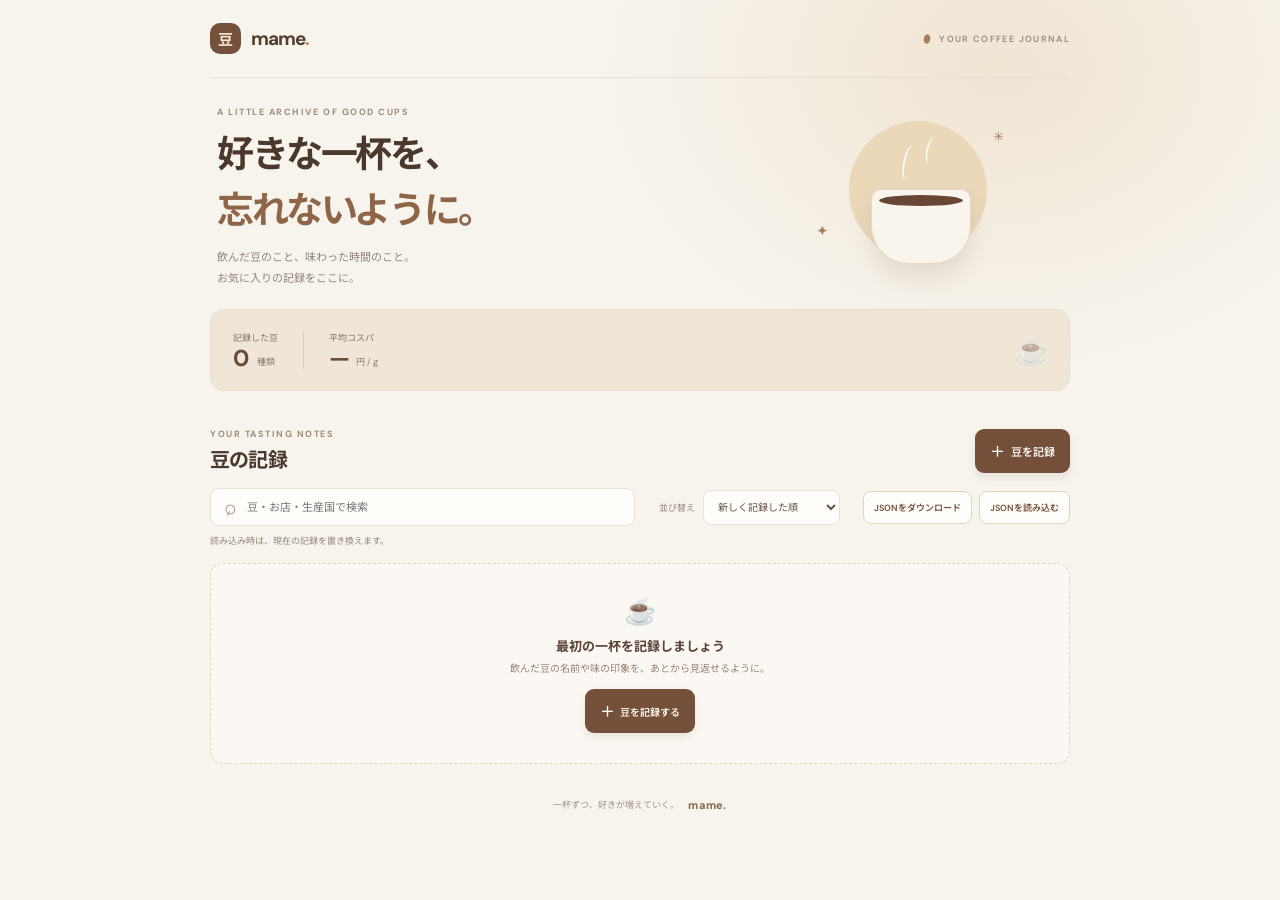
<file: coffee-log/index.html>
<!doctype html>
<html lang="ja">
  <head>
    <meta charset="UTF-8" />
    <meta name="viewport" content="width=device-width, initial-scale=1.0" />
    <meta name="theme-color" content="#f5f0e8" />
    <title>mame — コーヒー豆ログ</title>
    <link rel="preconnect" href="https://fonts.googleapis.com" />
    <link rel="preconnect" href="https://fonts.gstatic.com" crossorigin />
    <link href="https://fonts.googleapis.com/css2?family=DM+Sans:wght@400;500;600;700&family=Noto+Sans+JP:wght@400;500;600;700&display=swap" rel="stylesheet" />
    <link rel="stylesheet" href="style.css" />
    <script src="app.js" defer></script>
  </head>
  <body>
    <main class="page-shell">
      <header class="topbar">
        <a class="brand" href="#" aria-label="mame ホーム"><span class="brand-icon">豆</span><span>mame<span class="brand-dot">.</span></span></a>
        <span class="top-note"><span class="bean-dot"></span> YOUR COFFEE JOURNAL</span>
      </header>

      <section class="hero">
        <div class="hero-copy">
          <p class="eyebrow">A LITTLE ARCHIVE OF GOOD CUPS</p>
          <h1>好きな一杯を、<br /><span>忘れないように。</span></h1>
          <p class="hero-sub">飲んだ豆のこと、味わった時間のこと。<br class="mobile-break" />お気に入りの記録をここに。</p>
        </div>
        <div class="hero-art" aria-hidden="true"><div class="sun"></div><div class="cup"><div class="coffee"></div><div class="cup-handle"></div></div><div class="steam steam-one"></div><div class="steam steam-two"></div><span class="art-leaf leaf-one">✳</span><span class="art-leaf leaf-two">✦</span></div>
      </section>

      <section class="stats" aria-label="記録の概要">
        <div class="stat"><span class="stat-label">記録した豆</span><strong id="bean-count">0</strong><span class="stat-unit">種類</span></div>
        <span class="stat-divider"></span>
        <div class="stat"><span class="stat-label">平均コスパ</span><strong id="average-cost">—</strong><span class="stat-unit">円 / g</span></div>
        <span class="stats-bean" aria-hidden="true">☕</span>
      </section>

      <section class="records" aria-labelledby="records-title">
        <div class="section-head">
          <div><p class="eyebrow">YOUR TASTING NOTES</p><h2 id="records-title">豆の記録</h2></div>
          <button class="primary-button" id="open-form" type="button"><span>＋</span> 豆を記録</button>
        </div>

        <div class="toolbar">
          <label class="search-box"><span aria-hidden="true">⌕</span><input id="search-input" type="search" placeholder="豆・お店・生産国で検索" aria-label="記録を検索" /></label>
          <label class="sort-control"><span>並び替え</span><select id="sort-select" aria-label="記録の並び替え"><option value="newest">新しく記録した順</option><option value="rating">評価が高い順</option><option value="cost">コスパが良い順</option></select></label>
          <div class="data-actions" aria-label="記録データのバックアップ">
            <button class="utility-button" id="download-data" type="button">JSONをダウンロード</button>
            <button class="utility-button" id="upload-data" type="button">JSONを読み込む</button>
            <input id="upload-file" type="file" accept=".json,application/json" hidden />
          </div>
        </div>

        <p class="data-help" id="data-status" role="status" aria-live="polite">読み込み時は、現在の記録を置き換えます。</p>

        <form class="entry-form" id="bean-form" hidden>
          <div class="form-heading"><div><p class="eyebrow">NEW TASTING NOTE</p><h3>新しい豆を記録</h3></div><button class="close-button" id="close-form" type="button" aria-label="フォームを閉じる">×</button></div>
          <div class="form-grid">
            <label class="field field-wide">豆の名前<input name="name" maxlength="60" placeholder="例：エチオピア イルガチェフェ" required /></label>
            <label class="field">購入店舗<input name="store" maxlength="60" placeholder="例：近所のロースター" /></label>
            <label class="field">焙煎度<select name="roast"><option value="">選択してください</option><option>浅煎り</option><option>中浅煎り</option><option>中煎り</option><option>中深煎り</option><option>深煎り</option></select></label>
            <label class="field">内容量 <span class="field-unit">g</span><input name="grams" type="number" min="1" max="99999" step="1" placeholder="200" required /></label>
            <label class="field">値段 <span class="field-unit">円</span><input name="price" type="number" min="1" max="9999999" step="1" placeholder="1800" required /></label>
            <label class="field field-wide">生産国 <span class="field-hint">最大3つ・複数の場合はカンマ区切り</span><input name="countries" maxlength="100" placeholder="例：エチオピア、ケニア" /></label>
            <fieldset class="field field-wide rating-field"><legend>味の評価</legend>
              <div class="rating-input"><input name="rating" type="number" min="0.5" max="5" step="0.5" value="5" required /><span class="rating-hint">0.5刻みで選べます</span></div>
            </fieldset>
            <label class="field field-wide">味のメモ<textarea name="note" rows="3" maxlength="500" placeholder="香りや酸味、甘みなど。自由にメモできます。"></textarea></label>
          </div>
          <p class="cost-preview" id="cost-preview">コスパ <strong>—</strong> <span>円 / g</span></p>
          <div class="form-actions"><button class="text-button" id="cancel-form" type="button">キャンセル</button><button class="primary-button" type="submit">記録を保存</button></div>
        </form>

        <div class="bean-list" id="bean-list"></div>
        <div class="empty-state" id="empty-state" hidden><span class="empty-cup" aria-hidden="true">☕</span><h3 id="empty-title">最初の一杯を記録しましょう</h3><p id="empty-copy">飲んだ豆の名前や味の印象を、あとから見返せるように。</p><button class="primary-button" id="empty-add" type="button"><span>＋</span> 豆を記録する</button></div>
      </section>

      <footer><span>一杯ずつ、好きが増えていく。</span><strong>mame.</strong></footer>
    </main>

    <template id="bean-template">
      <article class="bean-card">
        <div class="bean-avatar" aria-hidden="true">☕</div>
        <div class="bean-main"><div class="bean-topline"><div class="bean-title-wrap"><h3 class="bean-name"></h3><span class="roast-pill"></span></div><div class="card-stars" aria-label="評価"></div></div>
          <p class="bean-meta"><span class="bean-store"></span><span class="meta-separator">·</span><span class="bean-countries"></span></p>
          <p class="bean-note"></p>
          <div class="bean-bottom"><span class="bean-amount"></span><span class="bean-price"></span><strong class="bean-cost"></strong></div>
        </div>
        <button class="delete-button" type="button" aria-label="この記録を削除" title="削除">×</button>
      </article>
    </template>
  </body>
</html>
</file>
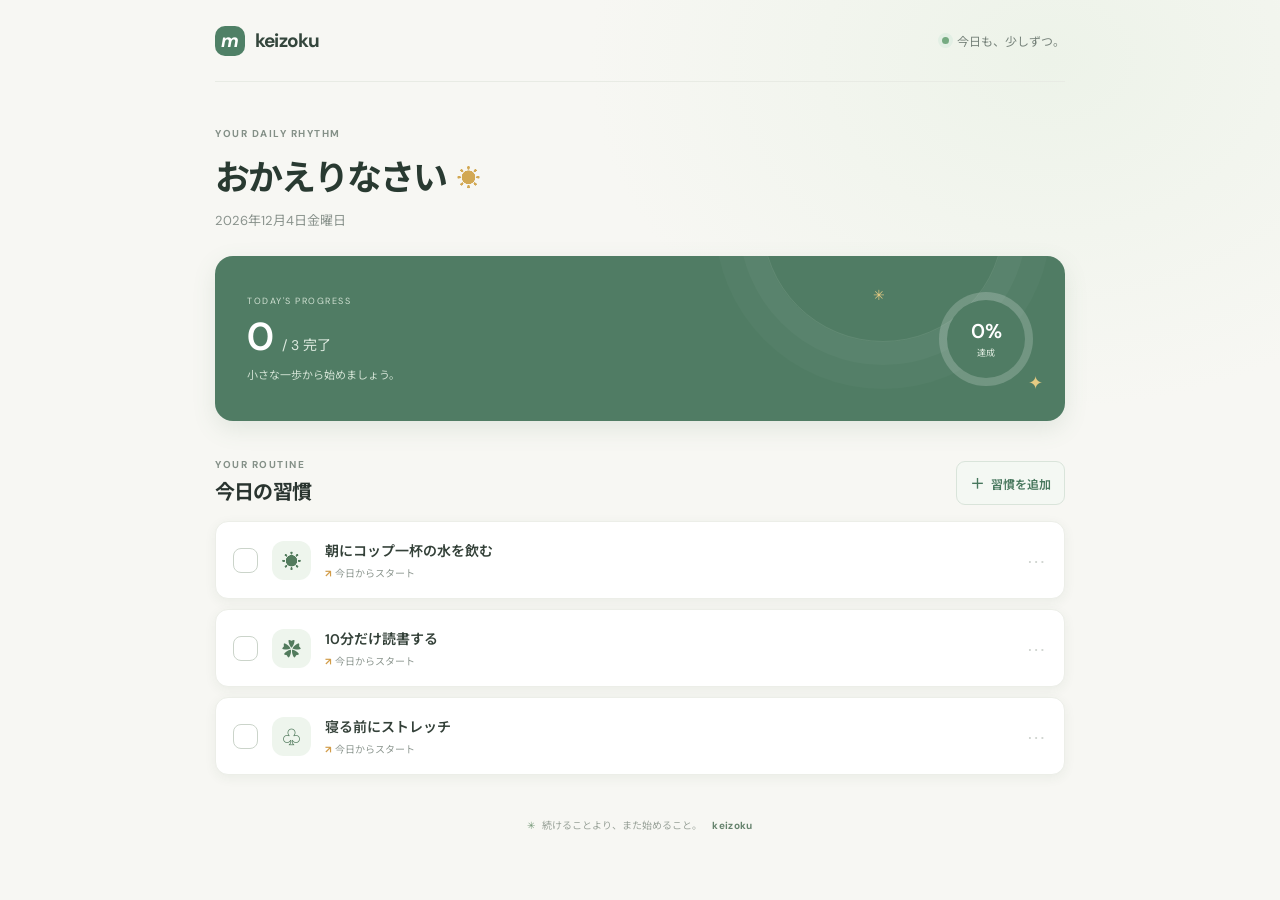
<file: michi/index.html>
<!doctype html>
<html lang="ja">
  <head>
    <meta charset="UTF-8" />
    <meta name="viewport" content="width=device-width, initial-scale=1.0" />
    <meta name="theme-color" content="#f7f7f3" />
    <title>keizoku — the 習慣トラッカー</title>
    <link rel="preconnect" href="https://fonts.googleapis.com" />
    <link rel="preconnect" href="https://fonts.gstatic.com" crossorigin />
    <link href="https://fonts.googleapis.com/css2?family=DM+Sans:wght@400;500;600;700&family=Noto+Sans+JP:wght@400;500;600;700&display=swap" rel="stylesheet" />
    <link rel="stylesheet" href="style.css" />
    <script src="app.js" defer></script>
  </head>
  <body>
    <main class="shell">
      <header class="topbar">
        <a class="brand" href="#" aria-label="keizoku ホーム"><span class="brand-mark">m</span><span>keizoku</span></a>
        <div class="topbar-note"><span class="live-dot"></span>今日も、少しずつ。</div>
      </header>

      <section class="intro" aria-labelledby="page-title">
        <p class="eyebrow" id="today-label">YOUR DAILY RHYTHM</p>
        <h1 id="page-title">おかえりなさい<span class="wave">☀</span></h1>
        <p class="date-line" id="date-line"></p>
      </section>

      <section class="summary" aria-label="今日の進捗">
        <div class="summary-copy">
          <p class="summary-label">TODAY'S PROGRESS</p>
          <p class="summary-count"><strong id="done-count">0</strong><span> / <span id="total-count">0</span> 完了</span></p>
          <p class="summary-message" id="summary-message">小さな一歩から始めましょう。</p>
        </div>
        <div class="progress-ring" id="progress-ring" role="img" aria-label="今日の達成率 0%">
          <div class="ring-center"><strong id="progress-percent">0%</strong><span>達成</span></div>
        </div>
        <span class="summary-sparkle sparkle-one">✳</span><span class="summary-sparkle sparkle-two">✦</span>
      </section>

      <section class="habits-section" aria-labelledby="habits-title">
        <div class="section-heading">
          <div><p class="eyebrow">YOUR ROUTINE</p><h2 id="habits-title">今日の習慣</h2></div>
          <button class="add-button" id="open-form" type="button"><span>＋</span> 習慣を追加</button>
        </div>
        <form class="add-form" id="habit-form" hidden>
          <label for="habit-name">新しい習慣</label>
          <div class="form-row"><input id="habit-name" name="habit" maxlength="28" placeholder="例：寝る前にストレッチ" required /><button type="submit">追加する</button><button class="cancel-button" id="cancel-form" type="button" aria-label="閉じる">×</button></div>
        </form>
        <div class="habit-list" id="habit-list"></div>
        <div class="empty-state" id="empty-state" hidden>
          <div class="empty-icon">✿</div><h3>習慣をひとつ、始めてみませんか？</h3><p>小さな習慣を登録して、今日の一歩を記録しましょう。</p>
          <button class="add-button" id="empty-add" type="button"><span>＋</span> 最初の習慣を追加</button>
        </div>
      </section>

      <footer><span class="footer-leaf">✳</span> 続けることより、また始めること。 <span class="footer-brand">keizoku</span></footer>
    </main>
    <template id="habit-template">
      <article class="habit-card">
        <button class="check-button" type="button" aria-label="習慣を完了にする"><span>✓</span></button>
        <div class="habit-icon" aria-hidden="true"></div>
        <div class="habit-info"><h3></h3><p><span class="flame">↗</span> <span class="streak-value"></span></p></div>
        <span class="completed-label">できた！</span>
        <button class="delete-button" type="button" aria-label="この習慣を削除" title="削除">···</button>
      </article>
    </template>
  </body>
</html>
</file>
<file: coffee-log/style.css>
:root{font-family:"DM Sans","Noto Sans JP",sans-serif;color:#3f342e;background:#f7f4ee;font-synthesis:none;text-rendering:optimizeLegibility;--brown:#714d3a;--brown-dark:#563b2d;--cream:#eee4d5;--muted:#93877d;--line:#e9e2d8}*{box-sizing:border-box}body{margin:0;min-width:320px;background:radial-gradient(ellipse at 78% 8%,#f0e5d3 0,transparent 29%),#f7f4ee}.page-shell{width:min(100% - 48px,860px);margin:auto}.topbar{height:78px;display:flex;align-items:center;justify-content:space-between;border-bottom:1px solid #e8e0d5}.brand{display:flex;align-items:center;gap:10px;color:#533d30;text-decoration:none;font-size:19px;font-weight:700;letter-spacing:-.05em}.brand-icon{display:grid;place-items:center;width:31px;height:31px;border-radius:10px;background:#75513c;color:#f5e9d5;font-size:15px}.brand-dot{color:#b68960}.top-note{display:flex;align-items:center;gap:8px;font-size:9px;letter-spacing:.15em;color:#9a8b7e;font-weight:600}.bean-dot{width:8px;height:8px;border-radius:7px 3px;background:#a77e5a;transform:rotate(-35deg)}.hero{min-height:227px;display:flex;align-items:center;justify-content:space-between;padding:28px 18px 20px 7px;overflow:hidden}.eyebrow{margin:0 0 8px;font-size:9px;letter-spacing:.17em;font-weight:700;color:#a08b77}.hero h1{font-size:clamp(27px,5vw,37px);line-height:1.52;letter-spacing:-.065em;color:#4a382d;margin:0}.hero h1 span{color:#8f6548}.hero-sub{font-size:11px;line-height:1.9;color:#938579;margin:9px 0 0}.hero-art{position:relative;width:220px;height:180px;margin-right:33px;flex:none}.sun{position:absolute;width:138px;height:138px;border-radius:50%;background:#ead8b9;right:32px;top:13px}.cup{position:absolute;width:100px;height:75px;border-radius:10px 10px 38px 38px;background:#f9f5ec;right:48px;bottom:24px;box-shadow:0 13px 20px #70583d20;border:1px solid #e3d7c7}.coffee{position:absolute;left:7px;right:7px;top:5px;height:11px;border-radius:50%;background:#694633}.cup-handle{position:absolute;width:27px;height:37px;border:7px solid #f9f5ec;border-radius:0 17px 17px 0;right:-24px;top:13px;z-index:-1}.steam{position:absolute;border-left:2px solid #fff9f0;border-radius:50%;width:14px;height:36px;top:37px;transform:rotate(12deg)}.steam-one{right:102px}.steam-two{right:79px;top:29px;height:28px}.art-leaf{position:absolute;color:#a67f5e}.leaf-one{right:15px;top:20px;font-size:13px}.leaf-two{left:17px;bottom:47px;font-size:15px}.stats{min-height:82px;display:flex;align-items:center;gap:21px;padding:15px 22px;border:1px solid #eadfce;background:#efe6d8;border-radius:14px;position:relative;overflow:hidden}.stat{display:grid;grid-template-columns:auto auto;column-gap:7px;align-items:end}.stat-label{grid-column:1/-1;font-size:9px;color:#897665;margin-bottom:3px}.stat strong{font-size:23px;color:#674a37;line-height:1;letter-spacing:-.05em}.stat-unit{font-size:9px;color:#927f6e;padding-bottom:2px}.stat-divider{height:38px;border-left:1px solid #dacbb7;margin:0 4px}.stats-bean{position:absolute;right:20px;font-size:27px;opacity:.45;filter:grayscale(.25)}.records{padding-top:37px}.section-head{display:flex;align-items:flex-end;justify-content:space-between;margin-bottom:15px}.section-head .eyebrow{margin-bottom:4px}.section-head h2{font-size:20px;letter-spacing:-.04em;margin:0;color:#48382d}.primary-button{border:0;border-radius:9px;background:#74503a;color:#fff8ef;padding:11px 15px;font-family:inherit;font-size:11px;font-weight:600;cursor:pointer;box-shadow:0 4px 10px #714d3a20;transition:background .18s,transform .18s}.primary-button:hover{background:#5e402f;transform:translateY(-1px)}.primary-button span{font-size:15px;vertical-align:-1px;margin-right:3px}.toolbar{display:flex;justify-content:space-between;align-items:center;gap:12px;margin-bottom:8px}.data-actions{display:flex;align-items:center;gap:7px;flex-wrap:wrap}.utility-button{border:1px solid #ded3c5;border-radius:8px;background:#fffdfa;color:#74503a;padding:9px 10px;font-family:inherit;font-size:9px;font-weight:600;cursor:pointer;white-space:nowrap}.utility-button:hover{background:#f2e9de}.data-help{margin:0 0 14px;color:#96897d;font-size:9px;line-height:1.6}.search-box{height:38px;display:flex;align-items:center;gap:9px;padding:0 12px;flex:1;max-width:425px;border:1px solid #e8e1d7;border-radius:9px;background:#fffdfa;color:#9c8d80}.search-box>span{font-size:21px;line-height:1;transform:rotate(-20deg)}.search-box input{border:0;outline:none;background:transparent;width:100%;font-family:inherit;font-size:11px;color:#48382d}.sort-control{display:flex;align-items:center;gap:8px;font-size:9px;color:#96897d}.sort-control select{border:1px solid #e8e1d7;border-radius:8px;background:#fffdfa;color:#64554a;padding:9px 25px 9px 10px;font-family:inherit;font-size:10px;outline:none}.bean-list{display:grid;gap:11px}.bean-card{display:flex;gap:14px;align-items:flex-start;padding:16px;background:#fffdfa;border:1px solid #ece5dc;border-radius:13px;box-shadow:0 3px 12px #6249320b}.bean-avatar{display:grid;place-items:center;width:43px;height:43px;flex:0 0 43px;border-radius:13px;background:#f1e8dc;font-size:20px}.bean-main{flex:1;min-width:0}.bean-topline{display:flex;align-items:center;justify-content:space-between;gap:10px}.bean-title-wrap{display:flex;align-items:center;gap:8px;min-width:0}.bean-name{font-size:14px;line-height:1.5;margin:0;font-weight:600;color:#44352b;overflow-wrap:anywhere}.roast-pill{flex:none;font-size:9px;color:#8d684d;background:#f2e9de;border-radius:20px;padding:4px 8px}.card-stars{flex:none;color:#ba8b54;font-size:11px;letter-spacing:1px}.bean-meta{display:flex;gap:7px;flex-wrap:wrap;margin:5px 0 0;font-size:9px;color:#928579}.meta-separator{color:#c0b5a8}.bean-note{font-size:10px;line-height:1.75;color:#68594e;margin:9px 0 11px;white-space:pre-wrap;overflow-wrap:anywhere}.bean-note:empty{display:none}.bean-bottom{display:flex;align-items:baseline;gap:12px;flex-wrap:wrap;padding-top:9px;border-top:1px solid #f0ebe4;color:#918477;font-size:9px}.bean-cost{margin-left:auto;color:#714d3a;font-size:12px}.delete-button{flex:none;border:0;background:transparent;color:#b8aa9c;font-size:18px;line-height:1;padding:0 2px;cursor:pointer}.delete-button:hover{color:#ac6354}.entry-form{padding:18px;margin-bottom:15px;border:1px solid #e9decf;border-radius:13px;background:#fffdfa;box-shadow:0 6px 22px #63452c0a}.form-heading{display:flex;justify-content:space-between;align-items:flex-start;margin-bottom:14px}.form-heading .eyebrow{margin-bottom:4px}.form-heading h3{font-size:16px;margin:0;color:#4e3a2d}.close-button{border:0;background:transparent;color:#a09286;font-size:23px;line-height:1;cursor:pointer}.form-grid{display:grid;grid-template-columns:1fr 1fr;gap:12px}.field{display:flex;flex-direction:column;gap:6px;font-size:10px;font-weight:600;color:#68594d;min-width:0}.field-wide{grid-column:1/-1}.field input,.field select,.field textarea{width:100%;border:1px solid #e7dfd5;border-radius:8px;background:white;padding:10px 11px;font-family:inherit;font-size:11px;font-weight:400;color:#46382d;outline:none}.field input:focus,.field select:focus,.field textarea:focus{border-color:#a68160;box-shadow:0 0 0 3px #f2e9df}.field textarea{resize:vertical;line-height:1.7}.field-unit{font-weight:400;color:#a18d7a;margin-left:3px}.field-hint{font-weight:400;color:#9a8b7e;font-size:9px;margin-top:-3px}.rating-field{border:0;padding:0;margin:0}.rating-field legend{padding:0;margin-bottom:6px}.stars{display:flex;align-items:center;gap:4px}.stars label{cursor:pointer}.stars input{position:absolute;opacity:0;width:1px;height:1px}.stars span{display:inline-block;color:#ded4c7;font-size:23px;line-height:1;transition:color .12s}.stars label.is-selected span{color:#bd8c52}.stars label:hover span,.stars label:hover~label span{color:#bd8c52}.stars input:focus-visible+span{outline:2px solid #9e7453;outline-offset:2px;border-radius:3px}.rating-hint{font-size:9px;color:#988a7d;margin-left:7px}.cost-preview{margin:14px 0 0;padding:10px 12px;border-radius:8px;background:#f5efe6;color:#87725e;font-size:10px}.cost-preview strong{font-size:14px;color:#694833;margin-left:6px}.cost-preview span{font-size:9px}.form-actions{display:flex;justify-content:flex-end;align-items:center;gap:12px;margin-top:16px}.text-button{border:0;background:transparent;color:#938579;font-family:inherit;font-size:10px;font-weight:600;cursor:pointer;padding:9px}.form-actions .primary-button{padding:10px 15px}.empty-state{padding:30px 16px;text-align:center;border:1px dashed #dfd2c1;border-radius:13px;background:#fbf8f3}.empty-cup{font-size:26px}.empty-state h3{font-size:13px;margin:8px 0 5px;color:#594538}.empty-state p{font-size:10px;color:#948579;margin:0 0 14px}.empty-state .primary-button{font-size:10px}footer{padding:34px 0 22px;display:flex;justify-content:center;align-items:center;gap:9px;color:#a29588;font-size:9px}footer strong{font-size:11px;color:#896548;letter-spacing:.02em}@media(max-width:600px){.page-shell{width:min(100% - 32px,860px)}.topbar{height:68px}.hero{min-height:200px;padding:24px 0 18px}.hero-art{width:135px;height:145px;margin-right:0;transform:scale(.78);transform-origin:center right;margin-left:-22px}.sun{width:110px;height:110px;right:17px;top:15px}.cup{right:28px;bottom:18px;transform:scale(.86)}.steam-one{right:77px}.steam-two{right:58px}.leaf-one{right:3px}.leaf-two{left:0}.hero h1{font-size:25px}.hero-sub{font-size:10px}.stats{padding:14px 16px;gap:14px}.stat strong{font-size:21px}.records{padding-top:30px}.section-head h2{font-size:18px}.primary-button{padding:10px 12px;font-size:10px}.toolbar{align-items:stretch;flex-direction:column}.data-actions{justify-content:flex-start}.utility-button{padding:9px 10px}.search-box{max-width:none}.sort-control{justify-content:flex-end}.bean-card{gap:10px;padding:13px}.bean-avatar{width:37px;height:37px;flex-basis:37px;font-size:18px}.bean-name{font-size:12px}.card-stars{font-size:10px}.bean-bottom{gap:8px}.bean-cost{font-size:11px}.form-grid{gap:10px}.entry-form{padding:14px}.form-actions{margin-top:12px}}
</file>
<file: michi/style.css>
:root{font-family:"DM Sans","Noto Sans JP",sans-serif;color:#29342f;background:#f7f7f3;font-synthesis:none;text-rendering:optimizeLegibility;--green:#4c8067;--mint:#dcece1;--muted:#8b948e;--line:#e9ebe5}*{box-sizing:border-box}body{margin:0;min-width:320px;background:radial-gradient(ellipse at 82% 7%,#edf3e9 0,transparent 31%),#f7f7f3}.shell{width:min(100% - 48px,850px);margin:auto}.topbar{height:82px;display:flex;justify-content:space-between;align-items:center;border-bottom:1px solid #e8ebe4}.brand{display:flex;align-items:center;gap:10px;text-decoration:none;color:#34463c;font-size:19px;font-weight:700;letter-spacing:-.04em}.brand-mark{width:30px;height:30px;border-radius:10px;background:#4f8066;color:white;display:grid;place-items:center;font-size:19px;font-style:italic}.topbar-note{font-size:12px;color:#758179;display:flex;align-items:center;gap:8px}.live-dot{width:7px;height:7px;background:#75aa81;border-radius:50%;box-shadow:0 0 0 4px #e2efe4}.intro{padding:45px 0 27px}.eyebrow{margin:0 0 9px;color:#849087;letter-spacing:.15em;font-size:10px;font-weight:700}.intro h1{font-size:clamp(27px,5vw,35px);letter-spacing:-.055em;margin:0;color:#293a31}.wave{font-size:23px;color:#d2a853;margin-left:10px;vertical-align:4px}.date-line{font-size:13px;color:#8a938d;margin:9px 0 0}.summary{min-height:165px;border-radius:18px;background:#507c64;color:#fff;padding:25px 32px;display:flex;align-items:center;justify-content:space-between;position:relative;overflow:hidden;box-shadow:0 8px 23px #53785e21}.summary:after{content:"";position:absolute;width:240px;height:240px;border:1px solid #ffffff18;border-radius:50%;right:61px;top:-156px;box-shadow:0 0 0 23px #ffffff08,0 0 0 47px #ffffff06}.summary-copy{z-index:1}.summary-label{font-size:9px;letter-spacing:.17em;color:#d0e0d2;margin:0 0 10px}.summary-count{margin:0;font-size:14px;color:#dce9de}.summary-count strong{font-size:39px;line-height:1;font-weight:600;color:white;letter-spacing:-.06em;margin-right:6px}.summary-message{font-size:11px;color:#d2e2d4;margin:10px 0 0}.progress-ring{--progress:0deg;width:94px;height:94px;border-radius:50%;background:conic-gradient(#f0cf7c var(--progress),#ffffff32 0);display:grid;place-items:center;z-index:1}.progress-ring:before{content:"";position:absolute;width:78px;height:78px;background:#507c64;border-radius:50%}.ring-center{z-index:1;display:flex;flex-direction:column;align-items:center;gap:2px}.ring-center strong{font-size:20px;font-weight:600}.ring-center span{font-size:9px;color:#dfebdf}.summary-sparkle{position:absolute;color:#e6cb83}.sparkle-one{right:180px;top:30px;font-size:14px}.sparkle-two{right:22px;bottom:26px;font-size:18px}.habits-section{padding-top:37px}.section-heading{display:flex;align-items:flex-end;justify-content:space-between;margin-bottom:16px}.section-heading .eyebrow{margin-bottom:5px}.section-heading h2{font-size:20px;margin:0;letter-spacing:-.04em}.add-button{border:1px solid #d9e4da;border-radius:9px;background:#f4f8f3;color:#47775d;font-family:inherit;font-size:12px;font-weight:600;padding:10px 13px;cursor:pointer;transition:.18s}.add-button:hover{background:#e8f1e8;border-color:#c7d8c9}.add-button span{font-size:15px;margin-right:3px}.habit-list{display:grid;gap:10px}.habit-card{min-height:78px;background:#fff;border:1px solid #eceee8;border-radius:13px;display:flex;align-items:center;padding:14px 17px;gap:14px;box-shadow:0 3px 12px #354b3510;transition:transform .18s,border-color .18s}.habit-card:hover{transform:translateY(-1px);border-color:#dce6da}.check-button{width:25px;height:25px;flex:0 0 25px;border:1.5px solid #cbd4ca;border-radius:8px;background:#fff;color:white;display:grid;place-items:center;cursor:pointer;transition:.2s}.check-button span{font-size:14px;opacity:0;transform:scale(.5);transition:.2s}.habit-icon{width:39px;height:39px;border-radius:12px;background:#eef5ed;display:grid;place-items:center;color:#527b5d;font-size:19px;flex:0 0 39px}.habit-info{min-width:0;flex:1}.habit-info h3{font-size:14px;font-weight:600;margin:0 0 5px;color:#344139}.habit-info p{font-size:10px;color:#8d9790;margin:0}.flame{color:#d29d4a;font-weight:bold}.completed-label{font-size:10px;font-weight:600;color:#6e9b73;opacity:0;transform:translateX(4px);transition:.2s}.delete-button{border:0;background:transparent;color:#aeb6af;font-size:19px;letter-spacing:1px;line-height:1;cursor:pointer;padding:7px 1px 7px 8px;opacity:.55}.delete-button:hover{color:#c56e60;opacity:1}.habit-card.is-done{background:#f6faf5;border-color:#e0ebdf}.is-done .check-button{background:#60876a;border-color:#60876a}.is-done .check-button span{opacity:1;transform:scale(1)}.is-done .habit-icon{background:#e7f0e5}.is-done .habit-info h3{color:#7c897f}.is-done .completed-label{opacity:1;transform:none}.add-form{padding:15px 17px;margin:-3px 0 13px;border:1px solid #e2e9df;background:#fff;border-radius:12px}.add-form label{display:block;font-size:11px;color:#68766c;font-weight:600;margin-bottom:8px}.form-row{display:flex;gap:8px}.form-row input{flex:1;min-width:0;border:1px solid #dfe5de;border-radius:8px;padding:10px 11px;font-family:inherit;font-size:13px;outline:none}.form-row input:focus{border-color:#6f9676;box-shadow:0 0 0 3px #dcecdf}.form-row button[type=submit]{border:0;border-radius:8px;padding:0 15px;background:#507c64;color:#fff;font-family:inherit;font-size:12px;font-weight:600;cursor:pointer}.cancel-button{border:0;background:transparent;color:#88938a;font-size:20px;cursor:pointer;padding:0 5px}.empty-state{background:#fff;border:1px dashed #dce5d9;border-radius:14px;text-align:center;padding:32px 15px}.empty-icon{font-size:29px;color:#75a080}.empty-state h3{font-size:14px;margin:9px 0 6px}.empty-state p{font-size:11px;color:#89938c;margin:0 0 17px}.empty-state .add-button{background:#507c64;color:white;border-color:#507c64}footer{padding:42px 0 24px;text-align:center;font-size:10px;color:#9aa39a}.footer-leaf{color:#759878;margin-right:4px}.footer-brand{margin-left:7px;color:#66836d;font-weight:700;letter-spacing:.03em}@media(max-width:560px){.shell{width:min(100% - 32px,850px)}.topbar{height:68px}.topbar-note{font-size:10px}.intro{padding:34px 0 21px}.summary{min-height:145px;padding:22px 23px}.progress-ring{width:82px;height:82px}.progress-ring:before{width:68px;height:68px}.sparkle-one{right:145px}.habits-section{padding-top:31px}.habit-card{gap:10px;padding:12px}.habit-icon{width:35px;height:35px;flex-basis:35px}.completed-label{font-size:9px}.add-button{font-size:11px;padding:9px 10px}}
</file>
